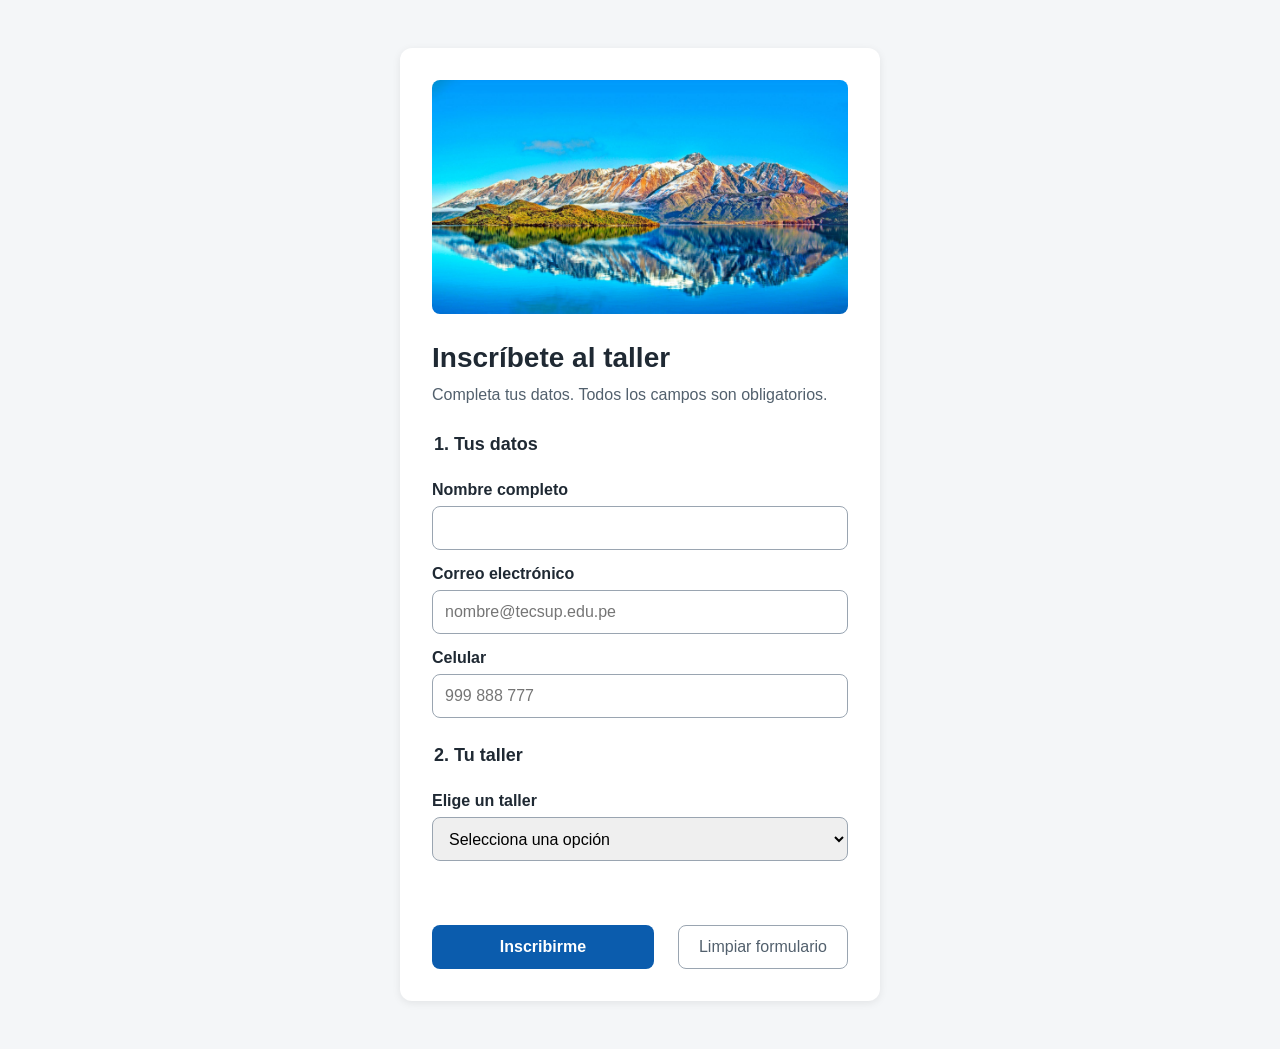
<file: index.html>
<!doctype html>
<html lang="es">
  <head>
    <meta charset="UTF-8" />
    <meta name="viewport" content="width=device-width, initial-scale=1.0" />
    <title>Inscripción al taller</title>
    <link rel="stylesheet" href="estilos.css" />
  </head>
  <body>
    <main class="tarjeta">
      <img
        src="img/banner.png"
        alt="Estudiantes programando en el laboratorio"
      />
      <h1>Inscríbete al taller</h1>
      <p class="ayuda">
        Completa tus datos. Todos los campos son obligatorios.
      </p>

      <form id="formulario" novalidate>
        <fieldset>
          <legend>1. Tus datos</legend>
          <label for="nombre">Nombre completo</label>
          <input id="nombre" type="text" autocomplete="name" required />

          <label for="correo">Correo electrónico</label>
          <input
            id="correo"
            type="email"
            autocomplete="email"
            placeholder="nombre@tecsup.edu.pe"
            required
          />

          <label for="telefono">Celular</label>
          <input id="telefono" type="tel" placeholder="999 888 777" required />
        </fieldset>

        <fieldset>
          <legend>2. Tu taller</legend>
          <label for="taller">Elige un taller</label>
          <select id="taller" required>
            <option value="">Selecciona una opción</option>
            <optgroup label="Control de versiones">
              <option>Git</option>
              <option>GitHub</option>
              <option>Markdown</option>
            </optgroup>
            <optgroup label="Desarrollo web">
              <option>HTML</option>
              <option>CSS</option>
              <option>JavaScript</option>
              <option>React</option>
              <option>Node.js</option>
              <option>APIs</option>
            </optgroup>
            <optgroup label="Diseño y calidad">
              <option>Figma</option>
              <option>Accesibilidad</option>
              <option>Testing</option>
            </optgroup>
          </select>
        </fieldset>

        <p id="mensaje" class="mensaje" role="status"></p>

        <div class="acciones">
          <button type="submit" class="boton-principal">Inscribirme</button>
          <button type="reset" class="boton-secundario">
            Limpiar formulario
          </button>
        </div>
      </form>
    </main>
    <script src="app.js"></script>
  </body>
</html>
</file>
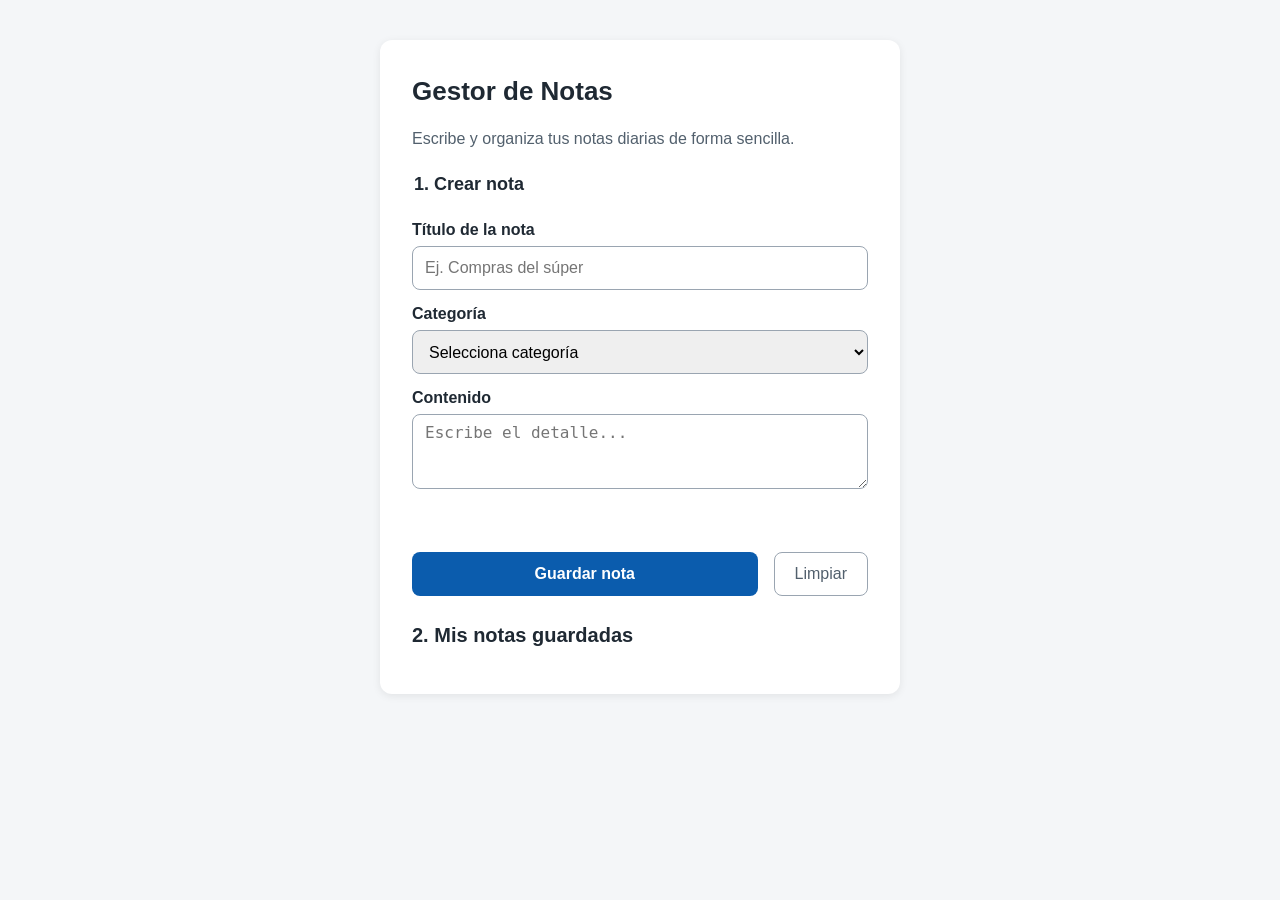
<file: tarea/index.html>
<!doctype html>
<html lang="es">
  <head>
    <meta charset="UTF-8" />
    <meta name="viewport" content="width=device-width, initial-scale=1.0" />
    <title>Mis Notas - UX/UI</title>
    <link rel="stylesheet" href="estilos.css" />
  </head>
  <body>
    <main class="tarjeta">
      <h1>Gestor de Notas</h1>
      <p class="ayuda">
        Escribe y organiza tus notas diarias de forma sencilla.
      </p>

      <form id="form-nota" novalidate>
        <fieldset>
          <legend>1. Crear nota</legend>
          <label for="titulo">Título de la nota</label>
          <input
            type="text"
            id="titulo"
            required
            placeholder="Ej. Compras del súper"
          />

          <label for="categoria">Categoría</label>
          <select id="categoria" required>
            <option value="">Selecciona categoría</option>
            <option value="Personal">Personal</option>
            <option value="Trabajo">Trabajo</option>
            <option value="Estudios">Estudios</option>
          </select>

          <label for="contenido">Contenido</label>
          <textarea
            id="contenido"
            rows="3"
            required
            placeholder="Escribe el detalle..."
          ></textarea>
        </fieldset>

        <p id="mensaje" class="mensaje" role="status"></p>

        <div class="acciones">
          <button type="submit" class="boton-principal">Guardar nota</button>
          <button type="reset" class="boton-secundario">Limpiar</button>
        </div>
      </form>

      <section class="seccion-notas">
        <h2>2. Mis notas guardadas</h2>
        <ul id="lista-notas" class="lista-notas"></ul>
      </section>
    </main>
    <script src="app.js"></script>
  </body>
</html>
</file>
<file: estilos.css>
:root {
  --color-primario: #0b5cad;
  --color-texto: #1f2933;
  --color-suave: #52606d;
  --color-borde: #9aa5b1;
  --color-fondo: #f4f6f8;
  --color-error: #b42318;
  --color-exito: #067647;
  --espacio: 16px;
}

* {
  box-sizing: border-box;
}

body {
  margin: 0;
  padding: var(--espacio);
  font-family: Arial, Helvetica, sans-serif;
  font-size: 16px;
  line-height: 1.5;
  color: var(--color-texto);
  background: var(--color-fondo);
}

.tarjeta {
  max-width: 480px;
  margin: 32px auto;
  padding: 32px;
  background: #ffffff;
  border-radius: 12px;
  box-shadow: 0 2px 8px rgba(0, 0, 0, 0.08);
}

.tarjeta img {
  width: 100%;
  border-radius: 8px;
}

h1 {
  font-size: 28px;
  margin: 16px 0 4px;
}
.ayuda {
  color: var(--color-suave);
  margin: 0 0 24px;
}

fieldset {
  border: none;
  padding: 0;
  margin: 0 0 24px;
}
legend {
  font-size: 18px;
  font-weight: bold;
  margin-bottom: 8px;
}
label {
  display: block;
  font-weight: bold;
  margin: 12px 0 4px;
}

input,
select {
  width: 100%;
  min-height: 44px;
  padding: 8px 12px;
  font-size: 16px;
  border: 1px solid var(--color-borde);
  border-radius: 8px;
}

.validado input:invalid,
.validado select:invalid {
  border: 2px solid var(--color-error);
}

.acciones {
  display: flex;
  gap: 24px;
  flex-wrap: wrap;
}

button {
  min-height: 44px;
  padding: 10px 20px;
  font-size: 16px;
  border-radius: 8px;
  cursor: pointer;
}

.boton-principal {
  flex: 1;
  background: var(--color-primario);
  color: #ffffff;
  border: none;
  font-weight: bold;
}

.boton-principal:disabled {
  opacity: 0.6;
  cursor: wait;
}

.boton-secundario {
  background: transparent;
  color: var(--color-suave);
  border: 1px solid var(--color-borde);
}

:focus-visible {
  outline: 3px solid #f59e0b;
  outline-offset: 2px;
}

.mensaje {
  min-height: 24px;
  font-weight: bold;
}
.mensaje.error {
  color: var(--color-error);
}
.mensaje.exito {
  color: var(--color-exito);
}
.mensaje.info {
  color: var(--color-primario);
}
</file>
<file: tarea/estilos.css>
:root {
  --color-primario: #0b5cad;
  --color-texto: #1f2933;
  --color-suave: #52606d;
  --color-borde: #9aa5b1;
  --color-fondo: #f4f6f8;
  --color-error: #b42318;
  --color-exito: #067647;
  --espacio: 16px;
}

* {
  box-sizing: border-box;
}

body {
  margin: 0;
  padding: var(--espacio);
  font-family: Arial, Helvetica, sans-serif;
  font-size: 16px;
  line-height: 1.5;
  color: var(--color-texto);
  background: var(--color-fondo);
}

.tarjeta {
  max-width: 520px;
  margin: 24px auto;
  padding: 32px;
  background: #ffffff;
  border-radius: 12px;
  box-shadow: 0 2px 8px rgba(0, 0, 0, 0.08);
}

h1 {
  font-size: 26px;
  margin: 0 0 8px;
}
h2 {
  font-size: 20px;
  margin: 24px 0 12px;
}
.ayuda {
  color: var(--color-suave);
  margin-bottom: 20px;
}

fieldset {
  border: none;
  padding: 0;
  margin: 0 0 16px;
}
legend {
  font-size: 18px;
  font-weight: bold;
  margin-bottom: 8px;
}
label {
  display: block;
  font-weight: bold;
  margin: 12px 0 4px;
}

input,
select,
textarea {
  width: 100%;
  min-height: 44px;
  padding: 8px 12px;
  font-size: 16px;
  border: 1px solid var(--color-borde);
  border-radius: 8px;
}

.acciones {
  display: flex;
  gap: 16px;
  margin-top: 16px;
}

button {
  min-height: 44px;
  padding: 10px 20px;
  font-size: 16px;
  border-radius: 8px;
  cursor: pointer;
}

.boton-principal {
  flex: 1;
  background: var(--color-primario);
  color: #ffffff;
  border: none;
  font-weight: bold;
}

.boton-secundario {
  background: transparent;
  color: var(--color-suave);
  border: 1px solid var(--color-borde);
}

.boton-eliminar {
  background: var(--color-error);
  color: #fff;
  border: none;
  padding: 4px 12px;
  min-height: 36px;
}

:focus-visible {
  outline: 3px solid #f59e0b;
  outline-offset: 2px;
}

.mensaje {
  min-height: 24px;
  font-weight: bold;
  margin-top: 12px;
}
.mensaje.error {
  color: var(--color-error);
}
.mensaje.exito {
  color: var(--color-exito);
}

.lista-notas {
  list-style: none;
  padding: 0;
  margin: 0;
}
.lista-notas li {
  background: var(--color-fondo);
  padding: 12px;
  border-radius: 8px;
  margin-bottom: 8px;
  display: flex;
  justify-content: space-between;
  align-items: center;
}
</file>
